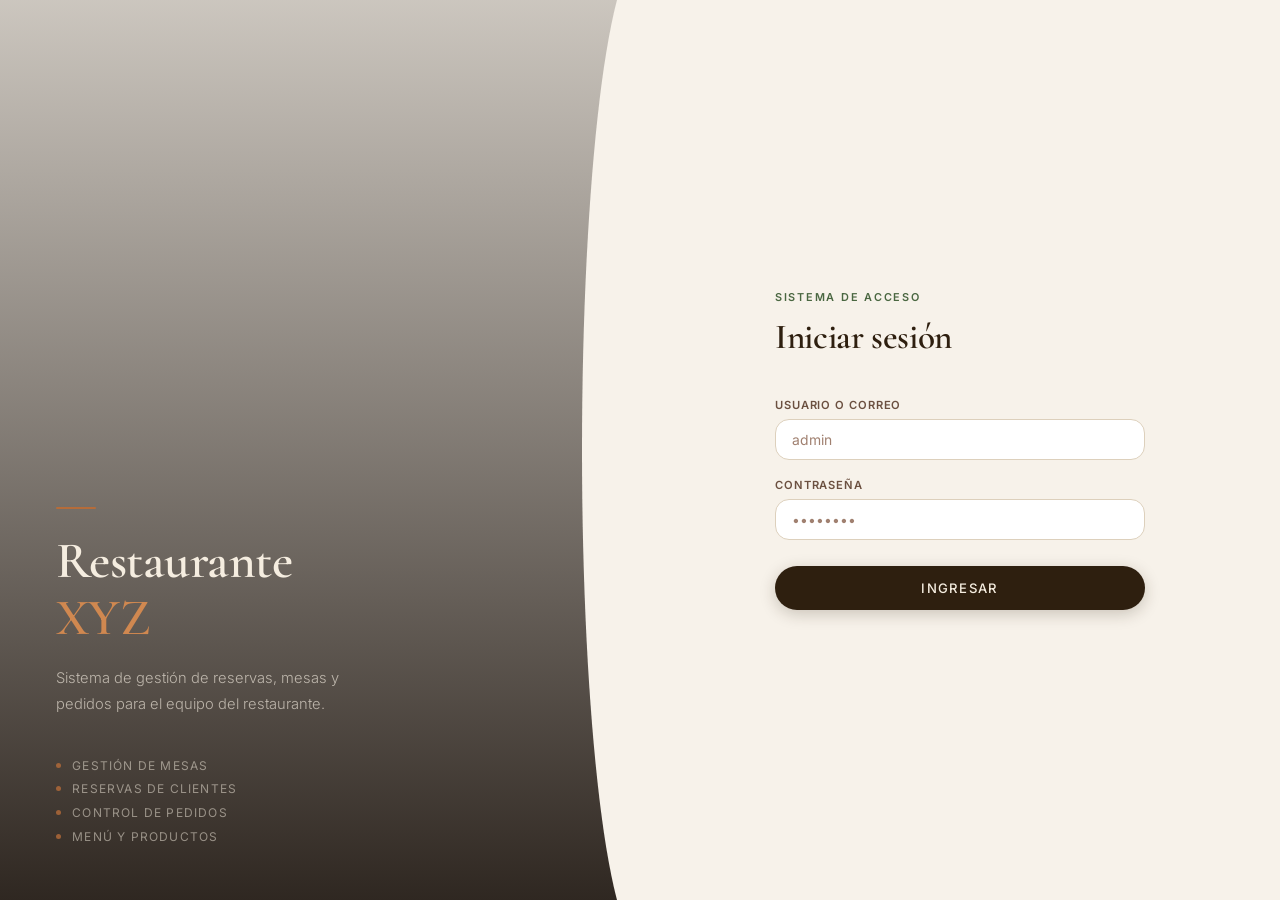
<file: index.html>
<!DOCTYPE html>
<html lang="es">
<head>
    <meta charset="UTF-8" />
    <meta name="viewport" content="width=device-width, initial-scale=1.0" />
    <title>Restaurante XYZ — Acceso</title>
    <link rel="preconnect" href="https://fonts.googleapis.com" />
    <link href="https://fonts.googleapis.com/css2?family=Playfair+Display:wght@500;700&family=Inter:wght@300;400;500&display=swap" rel="stylesheet" />
    <link rel="stylesheet" href="css/styles.css" />
</head>
<body>
<div class="pagina">
    <div class="panel-izq">
        <div class="linea-dorada"></div>
        <h1>Restaurante<br /><span>XYZ</span></h1>
        <p>Sistema de gestión de reservas, mesas y pedidos para el equipo del restaurante.</p>
        <div class="decoracion-menu">
            <div class="item-menu">Gestión de mesas</div>
            <div class="item-menu">Reservas de clientes</div>
            <div class="item-menu">Control de pedidos</div>
            <div class="item-menu">Menú y productos</div>
        </div>
    </div>
    <div class="panel-der">
        <div class="caja-login">
            <p class="eyebrow">Sistema de acceso</p>
            <h2>Iniciar sesión</h2>
            <div class="campo">
                <label for="usuario">Usuario o correo</label>
                <input type="text" id="usuario" placeholder="admin" autocomplete="username" />
            </div>
            <div class="campo">
                <label for="contrasena">Contraseña</label>
                <input type="password" id="contrasena" placeholder="••••••••" autocomplete="current-password" />
            </div>
            <button class="btn-ingresar" id="btnLogin" onclick="login()">Ingresar</button>
            <div class="mensaje" id="mensaje"></div>
        </div>
    </div>
</div>
<script src="js/api.js"></script>
<script src="js/auth.js"></script>
<script>
    if (localStorage.getItem('token')) window.location.href = 'pages/mesas.html';
    document.getElementById('contrasena').addEventListener('keydown', e => { if (e.key === 'Enter') login(); });
    document.getElementById('usuario').addEventListener('keydown', e => { if (e.key === 'Enter') login(); });
</script>
</body>
</html>
</file>
<file: css/styles.css>
@import url('https://fonts.googleapis.com/css2?family=Cormorant+Garamond:wght@400;500;600;700&family=Inter:wght@300;400;500;600&display=swap');

:root {
  --bg:          #f7f2ea;
  --bg-card:     #fffcf7;
  --bg-sidebar:  #1e1610;
  --bg-input:    #f0e9de;
  --pergamino:   #ede4d6;

  --cobre:       #b56c3a;
  --cobre-luz:   #d08850;
  --laurel:      #4a6741;
  --laurel-luz:  #627f59;
  --roble:       #2e1f0f;
  --canela:      #7a4f2a;

  --texto:       #2e1f0f;
  --texto-medio: #6b5040;
  --texto-suave: #a08070;
  --crema-nav:   #f5ede0;

  --borde:       #ddd0bc;
  --borde-suave: #ece4d8;

  --error:    #a83428;
  --exito:    #3d6b40;
  --warning:  #b56c3a;
  --info:     #3a5f8a;

  --r-sm:    6px;
  --r-md:    14px;
  --r-lg:    22px;
  --r-pill:  999px;

  --shadow-sm: 0 1px 4px rgba(46,31,15,0.08);
  --shadow:    0 4px 20px rgba(46,31,15,0.12);
  --shadow-lg: 0 12px 40px rgba(46,31,15,0.18);

  --t: 0.22s ease;
}

*, *::before, *::after { box-sizing: border-box; margin: 0; padding: 0; }

html, body {
  height: 100%;
  font-family: 'Inter', sans-serif;
  background: var(--bg);
  color: var(--texto);
  -webkit-font-smoothing: antialiased;
}

::-webkit-scrollbar { width: 5px; }
::-webkit-scrollbar-track { background: var(--bg); }
::-webkit-scrollbar-thumb { background: var(--borde); border-radius: 3px; }

.pagina {
  min-height: 100vh;
  display: grid;
  grid-template-columns: 1fr 1fr;
}

.panel-izq {
  position: relative;
  overflow: hidden;
  display: flex;
  flex-direction: column;
  justify-content: flex-end;
  padding: 3.5rem;

  /* Foto de restaurante elegante con mesas */
  background-image: url('https://images.unsplash.com/photo-1414235077428-338989a2e8c0?w=900&q=80&auto=format&fit=crop');
  background-size: cover;
  background-position: center;
}

.panel-izq::before {
  content: '';
  position: absolute;
  inset: 0;
  background: linear-gradient(
    to top,
    rgba(30,22,16,0.92) 0%,
    rgba(30,22,16,0.55) 50%,
    rgba(30,22,16,0.2)  100%
  );
}

/* Forma orgánica curva en el borde derecho */
.panel-izq::after {
  content: '';
  position: absolute;
  top: 0; right: -2px;
  width: 60px;
  height: 100%;
  background: var(--bg);
  clip-path: ellipse(60px 55% at 100% 50%);
}

.linea-dorada {
  position: relative;
  z-index: 1;
  width: 40px;
  height: 2px;
  background: var(--cobre);
  border-radius: var(--r-pill);
  margin-bottom: 1.5rem;
}

.panel-izq h1 {
  position: relative;
  z-index: 1;
  font-family: 'Cormorant Garamond', serif;
  font-size: clamp(2.6rem, 4vw, 3.8rem);
  font-weight: 600;
  line-height: 1.1;
  color: var(--crema-nav);
  margin-bottom: 1.25rem;
  letter-spacing: -0.01em;
}

.panel-izq h1 span { color: var(--cobre-luz); }

.panel-izq p {
  position: relative;
  z-index: 1;
  font-size: 0.92rem;
  font-weight: 300;
  color: rgba(245,237,224,0.65);
  line-height: 1.75;
  max-width: 320px;
}

.decoracion-menu {
  position: relative;
  z-index: 1;
  margin-top: 2.5rem;
  display: flex;
  flex-direction: column;
  gap: 0.55rem;
}

.item-menu {
  display: flex;
  align-items: center;
  gap: 0.7rem;
  font-size: 0.75rem;
  font-weight: 400;
  color: rgba(245,237,224,0.5);
  letter-spacing: 0.1em;
  text-transform: uppercase;
}

.item-menu::before {
  content: '';
  width: 5px; height: 5px;
  border-radius: 50%;
  background: var(--cobre);
  opacity: 0.8;
  flex-shrink: 0;
}

.panel-der {
  display: flex;
  flex-direction: column;
  justify-content: center;
  align-items: center;
  padding: 4rem 3rem;
  background: var(--bg);
}

.caja-login {
  width: 100%;
  max-width: 370px;
}

.eyebrow {
  font-size: 0.68rem;
  font-weight: 600;
  letter-spacing: 0.16em;
  text-transform: uppercase;
  color: var(--laurel);
  margin-bottom: 0.7rem;
}

.caja-login h2 {
  font-family: 'Cormorant Garamond', serif;
  font-size: 2.2rem;
  font-weight: 600;
  color: var(--texto);
  margin-bottom: 2.5rem;
  letter-spacing: -0.01em;
}

.btn-ingresar {
  width: 100%;
  padding: 0.88rem;
  margin-top: 0.5rem;
  background: var(--roble);
  color: var(--crema-nav);
  border: none;
  border-radius: var(--r-pill);
  font-family: 'Inter', sans-serif;
  font-size: 0.82rem;
  font-weight: 500;
  letter-spacing: 0.1em;
  text-transform: uppercase;
  cursor: pointer;
  transition: background var(--t), box-shadow var(--t);
  box-shadow: 0 4px 16px rgba(46,31,15,0.22);
}

.btn-ingresar:hover:not(:disabled) {
  background: var(--canela);
  box-shadow: 0 6px 20px rgba(46,31,15,0.3);
}
.btn-ingresar:disabled { opacity: 0.5; cursor: not-allowed; }

.mensaje {
  margin-top: 1rem;
  padding: 0.75rem 1rem;
  border-radius: var(--r-md);
  font-size: 0.83rem;
  display: none;
}
.mensaje.error {
  background: rgba(168,52,40,0.08);
  border: 1px solid rgba(168,52,40,0.2);
  color: var(--error);
  display: block;
}
.mensaje.exito {
  background: rgba(61,107,64,0.08);
  border: 1px solid rgba(61,107,64,0.2);
  color: var(--exito);
  display: block;
}

.app {
  display: grid;
  grid-template-columns: 235px 1fr;
  grid-template-rows: auto 1fr;
  min-height: 100vh;
}

.sidebar {
  grid-row: 1 / -1;
  background: var(--bg-sidebar);
  display: flex;
  flex-direction: column;
  padding: 2rem 0;
  position: sticky;
  top: 0;
  height: 100vh;
  overflow: hidden;
}

.sidebar::before {
  content: '';
  position: absolute;
  inset: 0;
  background-image: url('https://images.unsplash.com/photo-1517248135467-4c7edcad34c4?w=400&q=60&auto=format&fit=crop');
  background-size: cover;
  background-position: center;
  opacity: 0.06;
}

.sidebar-logo {
  position: relative;
  padding: 0 1.5rem 1.75rem;
  border-bottom: 1px solid rgba(245,237,224,0.07);
  margin-bottom: 1.25rem;
}

.sidebar-logo::after {
  content: '';
  display: block;
  width: 38px;
  height: 38px;
  border-radius: 50%;
  margin-bottom: 0.75rem;
  background-image: url('https://images.unsplash.com/photo-1414235077428-338989a2e8c0?w=80&q=80&auto=format&fit=crop');
  background-size: cover;
  background-position: center;
  border: 2px solid rgba(181,108,58,0.4);
  order: -1;
}

.sidebar-logo {
  display: flex;
  flex-direction: column;
}

.sidebar-logo .nombre {
  font-family: 'Cormorant Garamond', serif;
  font-size: 1.35rem;
  font-weight: 600;
  color: var(--crema-nav);
  line-height: 1.1;
  letter-spacing: 0.01em;
}
.sidebar-logo .nombre span { color: var(--cobre-luz); }

.sidebar-logo .subtitulo {
  font-size: 0.62rem;
  font-weight: 400;
  letter-spacing: 0.13em;
  text-transform: uppercase;
  color: rgba(245,237,224,0.3);
  margin-top: 0.3rem;
}

.sidebar nav {
  position: relative;
  flex: 1;
  display: flex;
  flex-direction: column;
  gap: 0.1rem;
  padding: 0 0.75rem;
}

.nav-item {
  display: flex;
  align-items: center;
  gap: 0.75rem;
  padding: 0.72rem 0.9rem;
  border-radius: var(--r-md);
  font-size: 0.84rem;
  font-weight: 400;
  color: rgba(245,237,224,0.45);
  text-decoration: none;
  transition: background var(--t), color var(--t);
  cursor: pointer;
}
.nav-item:hover {
  background: rgba(245,237,224,0.07);
  color: var(--crema-nav);
}
.nav-item.activo {
  background: rgba(181,108,58,0.2);
  color: var(--cobre-luz);
}
.nav-item .icono { font-size: 1rem; width: 20px; text-align: center; flex-shrink: 0; }

.sidebar-footer {
  position: relative;
  padding: 1.5rem 0.75rem 0;
  border-top: 1px solid rgba(245,237,224,0.07);
  margin-top: auto;
}

.usuario-info { padding: 0.5rem 0.9rem 0.75rem; }
.usuario-info .nombre-usr { font-size: 0.82rem; font-weight: 500; color: var(--crema-nav); }
.usuario-info .rol-usr {
  font-size: 0.68rem;
  color: rgba(245,237,224,0.35);
  text-transform: capitalize;
  margin-top: 0.15rem;
}

.btn-logout {
  width: 100%;
  display: flex;
  align-items: center;
  gap: 0.75rem;
  padding: 0.7rem 0.9rem;
  border-radius: var(--r-md);
  background: none;
  border: none;
  font-family: 'Inter', sans-serif;
  font-size: 0.83rem;
  color: rgba(245,237,224,0.35);
  cursor: pointer;
  transition: background var(--t), color var(--t);
}
.btn-logout:hover { background: rgba(168,52,40,0.14); color: #e07868; }

.main {
  background: var(--bg);
  padding: 2rem 2.5rem;
  overflow-y: auto;
}

.main::before {
  content: '';
  display: block;
  width: calc(100% + 5rem);
  height: 160px;
  margin: -2rem -2.5rem 2rem;
  background-image: url('https://images.unsplash.com/photo-1550966871-3ed3cbe818b0?w=1200&q=75&auto=format&fit=crop');
  background-size: cover;
  background-position: center 40%;
  border-radius: 0 0 var(--r-lg) var(--r-lg);
  position: relative;
  opacity: 0.75;
}

.page-header {
  margin-bottom: 1.75rem;
  display: flex;
  align-items: flex-start;
  justify-content: space-between;
  flex-wrap: wrap;
  gap: 1rem;
  padding-bottom: 1.25rem;
  border-bottom: 1px solid var(--borde);
}

.page-header h1 {
  font-family: 'Cormorant Garamond', serif;
  font-size: 2rem;
  font-weight: 600;
  color: var(--texto);
  letter-spacing: -0.01em;
}
.page-header p { font-size: 0.84rem; color: var(--texto-medio); margin-top: 0.25rem; }

.btn {
  display: inline-flex;
  align-items: center;
  gap: 0.5rem;
  padding: 0.62rem 1.2rem;
  border-radius: var(--r-pill);
  font-family: 'Inter', sans-serif;
  font-size: 0.81rem;
  font-weight: 500;
  letter-spacing: 0.03em;
  cursor: pointer;
  border: none;
  transition: background var(--t), box-shadow var(--t), transform 0.1s;
  text-decoration: none;
  white-space: nowrap;
}
.btn:active { transform: scale(0.97); }
.btn:disabled { opacity: 0.42; cursor: not-allowed; }

.btn-primary {
  background: var(--roble);
  color: var(--crema-nav);
  box-shadow: 0 2px 8px rgba(46,31,15,0.18);
}
.btn-primary:hover:not(:disabled) {
  background: var(--canela);
  box-shadow: 0 4px 14px rgba(46,31,15,0.26);
}

.btn-secondary {
  background: white;
  color: var(--texto);
  border: 1px solid var(--borde);
  box-shadow: var(--shadow-sm);
}
.btn-secondary:hover:not(:disabled) { background: var(--bg-input); }

.btn-danger {
  background: rgba(168,52,40,0.07);
  color: var(--error);
  border: 1px solid rgba(168,52,40,0.18);
}
.btn-danger:hover:not(:disabled) { background: rgba(168,52,40,0.14); }

.btn-success {
  background: rgba(61,107,64,0.08);
  color: var(--exito);
  border: 1px solid rgba(61,107,64,0.18);
}
.btn-success:hover:not(:disabled) { background: rgba(61,107,64,0.15); }

.btn-sm { padding: 0.36rem 0.85rem; font-size: 0.74rem; }

.card {
  background: var(--bg-card);
  border: 1px solid var(--borde-suave);
  border-radius: var(--r-lg);
  padding: 1.5rem;
  box-shadow: var(--shadow-sm);
  overflow: hidden;
}

.tabla-wrap { overflow-x: auto; }

table { width: 100%; border-collapse: collapse; font-size: 0.84rem; }

thead th {
  padding: 0.85rem 1rem;
  text-align: left;
  font-size: 0.67rem;
  font-weight: 600;
  letter-spacing: 0.1em;
  text-transform: uppercase;
  color: var(--texto-suave);
  background: var(--bg);
  border-bottom: 1px solid var(--borde);
}

tbody td {
  padding: 0.88rem 1rem;
  border-bottom: 1px solid var(--borde-suave);
  color: var(--texto);
  vertical-align: middle;
}
tbody tr:last-child td { border-bottom: none; }
tbody tr:hover td { background: rgba(181,108,58,0.035); }

.acciones { display: flex; gap: 0.4rem; flex-wrap: wrap; }

.detalle-tabla { width: 100%; font-size: 0.82rem; }
.detalle-tabla thead th { text-align: left; padding: 0.5rem 0; background: transparent; }
.detalle-tabla thead th.derecha { text-align: right; }
.detalle-tabla thead th.centro  { text-align: center; }
.detalle-tabla tbody td { padding: 0.4rem 0; border-bottom: none; }
.detalle-tabla tbody td.derecha { text-align: right; }
.detalle-tabla tbody td.centro  { text-align: center; }

.detalle-total {
  margin-top: 1rem;
  padding-top: 0.75rem;
  border-top: 1px solid var(--borde);
  display: flex;
  justify-content: space-between;
  font-weight: 600;
}
.detalle-total span.monto { color: var(--cobre); }
.detalle-info { margin-bottom: 1rem; }
.detalle-info small { color: var(--texto-medio); display: block; }

.carrito-seccion {
  background: var(--bg);
  border: 1px solid var(--borde);
  border-radius: var(--r-md);
  padding: 1rem;
  margin-bottom: 1rem;
}
.carrito-titulo {
  font-size: 0.68rem;
  font-weight: 600;
  letter-spacing: 0.09em;
  text-transform: uppercase;
  color: var(--texto-medio);
  margin-bottom: 0.75rem;
}
.carrito-fila { display: grid; grid-template-columns: 1fr auto auto; gap: 0.5rem; align-items: end; }
.carrito-fila .campo { margin: 0; }
.carrito-item { display: flex; justify-content: space-between; align-items: center; padding: 0.52rem 0; border-bottom: 1px solid var(--borde-suave); }
.carrito-item:last-child { border-bottom: none; }
.carrito-item-nombre { font-size: 0.85rem; color: var(--texto); }
.carrito-item-sub { color: var(--texto-suave); display: block; font-size: 0.75rem; }
.carrito-item-der { display: flex; align-items: center; gap: 0.75rem; }
.carrito-item-precio { color: var(--cobre); font-size: 0.85rem; font-weight: 500; }
.carrito-quitar { background: none; border: none; color: var(--error); cursor: pointer; font-size: 1rem; line-height: 1; opacity: 0.65; transition: opacity var(--t); }
.carrito-quitar:hover { opacity: 1; }
.carrito-vacio { color: var(--texto-suave); font-size: 0.82rem; text-align: center; padding: 1rem 0; }
.carrito-total-fila { margin-top: 0.75rem; display: flex; justify-content: space-between; font-weight: 500; font-size: 0.9rem; }
.carrito-total-monto { color: var(--cobre); font-weight: 600; }
.producto-desc { color: var(--texto-medio); }

.badge {
  display: inline-block;
  padding: 0.22rem 0.75rem;
  border-radius: var(--r-pill);
  font-size: 0.67rem;
  font-weight: 600;
  letter-spacing: 0.04em;
  text-transform: capitalize;
  border: 1px solid transparent;
}
.badge-disponible     { background: rgba(74,103,65,0.1);  color: #3a6038;  border-color: rgba(74,103,65,0.22); }
.badge-ocupada        { background: rgba(168,52,40,0.09); color: #9c3028;  border-color: rgba(168,52,40,0.18); }
.badge-reservada      { background: rgba(181,108,58,0.1); color: #8a5020;  border-color: rgba(181,108,58,0.22);}
.badge-fuera_servicio { background: rgba(122,100,80,0.1); color: #7a6450;  border-color: rgba(122,100,80,0.18);}
.badge-pendiente      { background: rgba(181,108,58,0.1); color: #8a5020;  border-color: rgba(181,108,58,0.22);}
.badge-confirmada     { background: rgba(74,103,65,0.1);  color: #3a6038;  border-color: rgba(74,103,65,0.22); }
.badge-cancelada      { background: rgba(168,52,40,0.09); color: #9c3028;  border-color: rgba(168,52,40,0.18); }
.badge-finalizada     { background: rgba(122,100,80,0.1); color: #7a6450;  border-color: rgba(122,100,80,0.18);}
.badge-en_preparacion { background: rgba(58,95,138,0.08); color: #2a5080;  border-color: rgba(58,95,138,0.18); }
.badge-entregado      { background: rgba(74,103,65,0.1);  color: #3a6038;  border-color: rgba(74,103,65,0.22); }
.badge-pagado         { background: rgba(122,78,42,0.1);  color: var(--canela); border-color: rgba(122,78,42,0.2); }
.badge-activo         { background: rgba(74,103,65,0.1);  color: #3a6038;  border-color: rgba(74,103,65,0.22); }
.badge-inactivo       { background: rgba(168,52,40,0.09); color: #9c3028;  border-color: rgba(168,52,40,0.18); }

.modal-overlay {
  position: fixed;
  inset: 0;
  background: rgba(30,22,16,0.6);
  display: flex;
  align-items: center;
  justify-content: center;
  z-index: 100;
  padding: 1rem;
  backdrop-filter: blur(4px);
}
.modal-overlay.oculto { display: none; }

.modal {
  background: var(--bg-card);
  border: 1px solid var(--borde);
  border-radius: var(--r-lg);
  width: 100%;
  max-width: 480px;
  max-height: 90vh;
  overflow-y: auto;
  box-shadow: var(--shadow-lg);
  animation: subirModal 0.22s ease;
}

@keyframes subirModal {
  from { transform: translateY(18px); opacity: 0; }
  to   { transform: translateY(0);    opacity: 1; }
}

.modal-ancho { max-width: 560px; }

.modal-header {
  display: flex;
  align-items: center;
  justify-content: space-between;
  padding: 1.2rem 1.5rem;
  border-bottom: 1px solid var(--borde-suave);
}
.modal-header h3 {
  font-family: 'Cormorant Garamond', serif;
  font-size: 1.2rem;
  font-weight: 600;
  color: var(--texto);
  letter-spacing: -0.01em;
}
.modal-close {
  background: none;
  border: none;
  color: var(--texto-suave);
  font-size: 1.15rem;
  cursor: pointer;
  transition: color var(--t);
  line-height: 1;
  padding: 3px 7px;
  border-radius: var(--r-sm);
}
.modal-close:hover { color: var(--texto); background: var(--bg-input); }

.modal-body { padding: 1.5rem; }

.modal-footer {
  display: flex;
  justify-content: flex-end;
  gap: 0.75rem;
  padding: 1rem 1.5rem;
  border-top: 1px solid var(--borde-suave);
  background: var(--bg);
  border-radius: 0 0 var(--r-lg) var(--r-lg);
}

.campo { margin-bottom: 1.1rem; }

.campo label {
  display: block;
  font-size: 0.7rem;
  font-weight: 600;
  letter-spacing: 0.08em;
  text-transform: uppercase;
  color: var(--texto-medio);
  margin-bottom: 0.45rem;
}

.campo input,
.campo select,
.campo textarea {
  width: 100%;
  padding: 0.72rem 1rem;
  background: white;
  border: 1px solid var(--borde);
  border-radius: var(--r-md);
  color: var(--texto);
  font-family: 'Inter', sans-serif;
  font-size: 0.87rem;
  outline: none;
  transition: border-color var(--t), box-shadow var(--t);
}
.campo input::placeholder,
.campo textarea::placeholder { color: var(--texto-suave); }
.campo input:focus,
.campo select:focus,
.campo textarea:focus {
  border-color: var(--cobre);
  box-shadow: 0 0 0 3px rgba(181,108,58,0.1);
}
.campo select option { background: white; color: var(--texto); }
.campo textarea { resize: vertical; min-height: 80px; }

.campo-fila { display: grid; grid-template-columns: 1fr 1fr; gap: 0.85rem; }
.campo-cantidad { width: 70px; }

.filtros {
  display: flex;
  gap: 0.75rem;
  margin-bottom: 1.5rem;
  flex-wrap: wrap;
  align-items: center;
}

.filtros input,
.filtros select {
  padding: 0.52rem 0.9rem;
  background: white;
  border: 1px solid var(--borde);
  border-radius: var(--r-pill);
  color: var(--texto);
  font-family: 'Inter', sans-serif;
  font-size: 0.81rem;
  outline: none;
  transition: border-color var(--t);
  box-shadow: var(--shadow-sm);
}
.filtros input { min-width: 180px; }
.filtros input:focus,
.filtros select:focus { border-color: var(--cobre); }
.filtros select option { background: white; }

.alerta {
  padding: 0.8rem 1rem;
  border-radius: var(--r-md);
  font-size: 0.84rem;
  margin-bottom: 1rem;
  display: none;
}
.alerta.visible { display: block; }
.alerta.error   { background: rgba(168,52,40,0.07);  border: 1px solid rgba(168,52,40,0.18); color: var(--error);   }
.alerta.exito   { background: rgba(61,107,64,0.07);  border: 1px solid rgba(61,107,64,0.18); color: var(--exito);   }
.alerta.warning { background: rgba(181,108,58,0.07); border: 1px solid rgba(181,108,58,0.18); color: var(--warning); }

.toast {
  position: fixed;
  bottom: 1.5rem;
  right: 1.5rem;
  padding: 0.9rem 1.3rem;
  border-radius: var(--r-md);
  font-size: 0.84rem;
  font-weight: 400;
  z-index: 200;
  box-shadow: var(--shadow-lg);
  transform: translateY(110px);
  opacity: 0;
  transition: transform 0.3s ease, opacity 0.3s ease;
  max-width: 300px;
  border-left: 3px solid transparent;
}
.toast.visible  { transform: translateY(0); opacity: 1; }
.toast.error    { background: var(--bg-card); color: var(--error);   border-color: var(--error);   }
.toast.exito    { background: var(--bg-card); color: var(--exito);   border-color: var(--exito);   }
.toast.warning  { background: var(--bg-card); color: var(--warning); border-color: var(--warning); }

.vacio { text-align: center; padding: 3rem 1rem; color: var(--texto-suave); }
.vacio .icono-vacio { font-size: 2.5rem; margin-bottom: 0.75rem; opacity: 0.45; }
.vacio p { font-size: 0.9rem; }

.spinner {
  display: inline-block;
  width: 13px; height: 13px;
  border: 2px solid rgba(46,31,15,0.12);
  border-top-color: var(--cobre);
  border-radius: 50%;
  animation: girar 0.7s linear infinite;
  vertical-align: middle;
  margin-right: 6px;
}
.spinner-login { border-top-color: var(--crema-nav); }
@keyframes girar { to { transform: rotate(360deg); } }

.td-cargando { text-align: center; padding: 2rem; color: var(--texto-suave); }
.texto-secundario { color: var(--texto-medio); }
.filtro-busqueda { min-width: 180px; }

@media (max-width: 900px) {
  .app { grid-template-columns: 1fr; }
  .sidebar { display: none; }
  .main { padding: 1.25rem; }
  .main::before { width: calc(100% + 2.5rem); margin: -1.25rem -1.25rem 1.5rem; height: 120px; }
  .campo-fila { grid-template-columns: 1fr; }
}

@media (max-width: 768px) {
  .pagina { grid-template-columns: 1fr; }
  .panel-izq { display: none; }
  .panel-der { padding: 3rem 1.5rem; }
}
</file>
